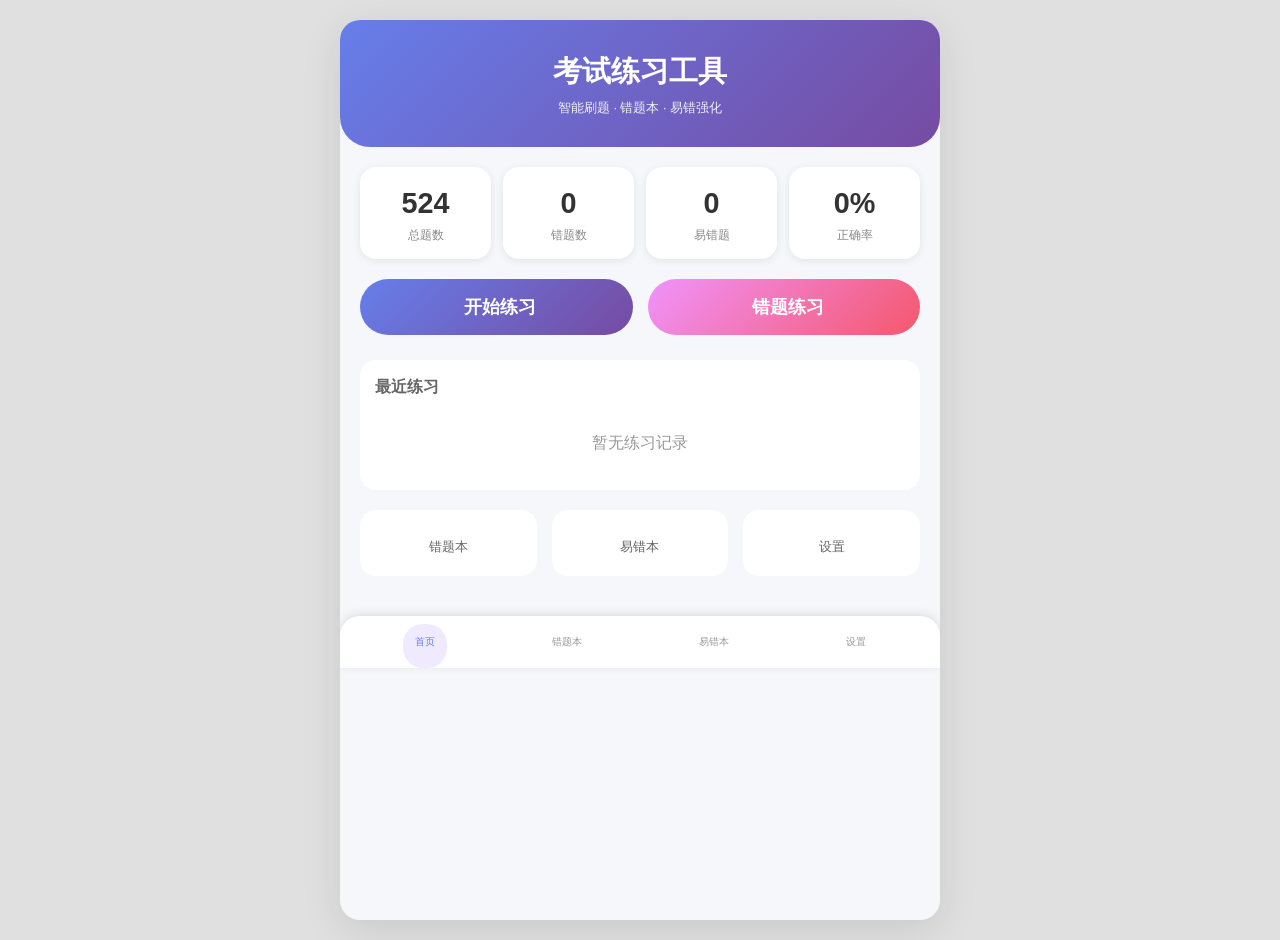
<file: index.html>
<!DOCTYPE html>
<html lang="zh-CN">
<head>
    <meta charset="UTF-8">
    <meta name="viewport" content="width=device-width, initial-scale=1.0, maximum-scale=1.0, minimum-scale=1.0, viewport-fit=cover, user-scalable=no, touch-action="manipulation">
    <meta name="theme-color" content="#ffffff">
    <meta name="apple-mobile-web-app-capable" content="yes">
    <meta name="apple-mobile-web-app-status-bar-style" content="black-translucent">
    <title>考试练习工具</title>
    <link rel="stylesheet" href="style.css?v=2026">
    <script src="https://cdn.sheetjs.com/xlsx-0.20.2/package/dist/xlsx.full.min.js"></script>
</head>
<body>
    <div class="app-container">
        <!-- 主页面：首页 -->
        <div id="homePage" class="page active">
            <div class="header">
                <h1><i class="fas fa-graduation-cap"></i> 考试练习工具</h1>
                <p>智能刷题 · 错题本 · 易错强化</p>
            </div>

            <div class="stats-cards">
                <div class="stat-card">
                    <i class="fas fa-database"></i>
                    <div class="stat-value" id="totalQuestions">0</div>
                    <div class="stat-label">总题数</div>
                </div>
                <div class="stat-card">
                    <i class="fas fa-times-circle"></i>
                    <div class="stat-value" id="wrongCount">0</div>
                    <div class="stat-label">错题数</div>
                </div>
                <div class="stat-card">
                    <i class="fas fa-star"></i>
                    <div class="stat-value" id="difficultCount">0</div>
                    <div class="stat-label">易错题</div>
                </div>
                <div class="stat-card">
                    <i class="fas fa-chart-line"></i>
                    <div class="stat-value" id="accuracyRate">0%</div>
                    <div class="stat-label">正确率</div>
                </div>
            </div>

            <div class="action-buttons">
                <button id="startExamBtn" class="btn-primary btn-large">
                    <i class="fas fa-play"></i> 开始练习
                </button>
                <button id="practiceWrongBtn" class="btn-warning btn-large">
                    <i class="fas fa-book"></i> 错题练习
                </button>
            </div>

            <div class="recent-section">
                <h3><i class="fas fa-history"></i> 最近练习</h3>
                <div id="recentSessions" class="recent-list">
                    <p class="empty-text">暂无练习记录</p>
                </div>
            </div>

            <div class="feature-grid">
                <div class="feature-item" id="wrongQuestionsBtn">
                    <i class="fas fa-bookmark"></i>
                    <span>错题本</span>
                </div>
                <div class="feature-item" id="difficultBtn">
                    <i class="fas fa-exclamation-triangle"></i>
                    <span>易错本</span>
                </div>
                <div class="feature-item" id="settingsBtn">
                    <i class="fas fa-cog"></i>
                    <span>设置</span>
                </div>
            </div>
        </div>

        <!-- 练习页面 -->
        <div id="examPage" class="page">
            <div class="exam-header">
                <div class="exam-info">
                    <span id="questionType" class="question-type">单选题</span>
                    <span id="questionDifficulty" class="question-difficulty">简单</span>
                </div>
                <div class="exam-timer">
                    <i class="fas fa-hourglass-half"></i>
                    <span id="timerLabel">剩余时间:</span>
                    <span id="timer">00:00</span>
                </div>
            </div>

            <div class="progress-container">
                <div class="progress-bar" id="progressBar"></div>
                <div class="progress-text">
                    <span id="currentQuestionNum">1</span> / <span id="totalQuestionsNum">0</span>
                </div>
            </div>

            <div class="question-container">
                <div class="question-text" id="questionText">
                    加载中...
                </div>
                <div class="options-container" id="optionsContainer">
                    <!-- 选项动态生成 -->
                </div>
            </div>

            <!-- 即时反馈区域 -->
            <div id="feedbackBox" class="feedback-box" style="display: none;">
                <div class="feedback-result" id="resultIcon"></div>
                <div class="feedback-title" id="resultTitle"></div>
                <div class="feedback-message" id="resultMessage"></div>
                <div class="feedback-explanation">
                    <strong><i class="fas fa-lightbulb"></i> 解析：</strong>
                    <span id="feedbackExplanation"></span>
                </div>
            </div>

            <div class="exam-actions">
                <button id="prevQuestion" class="btn-secondary" disabled>
                    <i class="fas fa-chevron-left"></i> 上一题
                </button>
                <button id="confirmMultipleBtn" class="btn-info" style="display: none;">
                    <i class="fas fa-check-double"></i> 确认答案
                </button>
                <button id="continueBtn" class="btn-primary" style="display: none;">
                    继续 <i class="fas fa-chevron-right"></i>
                </button>
                <button id="nextQuestion" class="btn-primary" disabled>
                    下一题 <i class="fas fa-chevron-right"></i>
                </button>
            </div>

            <div class="question-tools">
                <button id="showExplanationBtn" class="btn-outline">
                    <i class="fas fa-info-circle"></i> 查看解析
                </button>
                <button id="markQuestionBtn" class="btn-outline">
                    <i class="far fa-bookmark"></i> 标记
                </button>
            </div>

            <div id="explanationBox" class="explanation-box" style="display: none;">
                <div class="explanation-title">
                    <i class="fas fa-lightbulb"></i> 题目解析
                </div>
                <div id="explanationText" class="explanation-text"></div>
            </div>
        </div>

        <!-- 错题本页面 -->
        <div id="wrongPage" class="page">
            <div class="page-header">
                <button id="backFromWrong" class="btn-icon">
                    <i class="fas fa-arrow-left"></i>
                </button>
                <h2><i class="fas fa-bookmark"></i> 错题本</h2>
                <div></div>
            </div>

            <div class="filter-bar">
                <select id="wrongCategoryFilter" class="filter-select">
                    <option value="">全部分类</option>
                </select>
                <button id="clearWrongBtn" class="btn-danger-small">
                    <i class="fas fa-trash"></i> 清空
                </button>
                <button id="exportWrongBtn" class="btn-success-small">
                    <i class="fas fa-download"></i> 导出
                </button>
            </div>

            <div class="wrong-stats">
                <span>共 <strong id="wrongCount">0</strong> 道错题</span>
            </div>

            <div id="wrongList" class="wrong-list">
                <!-- 错题列表动态生成 -->
            </div>
        </div>

        <!-- 易错本页面 -->
        <div id="difficultPage" class="page">
            <div class="page-header">
                <button id="backFromDifficult" class="btn-icon">
                    <i class="fas fa-arrow-left"></i>
                </button>
                <h2><i class="fas fa-exclamation-triangle"></i> 易错本</h2>
                <div></div>
            </div>

            <div class="filter-bar">
                <select id="difficultCategoryFilter" class="filter-select">
                    <option value="">全部分类</option>
                </select>
                <button id="clearDifficultBtn" class="btn-danger-small">
                    <i class="fas fa-trash"></i> 清空
                </button>
            </div>

            <div class="wrong-stats">
                <span>共 <strong id="difficultCount">0</strong> 道易错题（错3次以上）</span>
            </div>

            <div id="difficultList" class="wrong-list">
                <!-- 易错题列表动态生成 -->
            </div>
        </div>

        <!-- 设置页面 -->
        <div id="settingsPage" class="page">
            <div class="page-header">
                <button id="backFromSettings" class="btn-icon">
                    <i class="fas fa-arrow-left"></i>
                </button>
                <h2><i class="fas fa-cog"></i> 设置</h2>
                <div></div>
            </div>

            <div class="settings-section">
                <h3><i class="fas fa-clock"></i> 练习设置</h3>
                <div class="setting-item">
                    <label>每题时长（秒）</label>
                    <select id="timePerQuestion">
                        <option value="60">60秒</option>
                        <option value="90">90秒</option>
                        <option value="120" selected>120秒</option>
                        <option value="180">180秒</option>
                        <option value="300">300秒</option>
                    </select>
                </div>
                <div class="setting-item">
                    <label>每次练习数量</label>
                    <select id="questionsPerSession">
                        <option value="10">10题</option>
                        <option value="20" selected>20题</option>
                        <option value="30">30题</option>
                        <option value="50">50题</option>
                        <option value="100">100题</option>
                    </select>
                </div>
                <div class="setting-item">
                    <label>自动下一题</label>
                    <input type="checkbox" id="autoNextToggle" class="toggle-switch">
                </div>
            </div>

            <div class="settings-section">
                <h3><i class="fas fa-palette"></i> 外观设置</h3>
                <div class="setting-item">
                    <label>深色模式</label>
                    <input type="checkbox" id="darkModeToggle" class="toggle-switch">
                </div>
            </div>

            <div class="settings-section">
                <h3><i class="fas fa-mobile-alt"></i> 交互设置</h3>
                <div class="setting-item">
                    <label>振动反馈</label>
                    <input type="checkbox" id="vibrationToggle" class="toggle-switch">
                </div>
            </div>

            <div class="settings-section">
                <h3><i class="fas fa-database"></i> 数据管理</h3>
                <div class="setting-item">
                    <button id="importExcelBtn" class="btn-outline full-width">
                        <i class="fas fa-file-excel"></i> 导入Excel题库
                    </button>
                    <input type="file" id="excelFile" accept=".xlsx, .xls" style="display: none;">
                </div>
                <div class="setting-item">
                    <button id="exportBtn" class="btn-outline full-width">
                        <i class="fas fa-archive"></i> 备份所有数据
                    </button>
                </div>
            </div>

            <div class="settings-section">
                <h3><i class="fas fa-info-circle"></i> 关于</h3>
                <div class="about-text">
                    <p><strong>考试练习工具 v2.0</strong></p>
                    <p>功能特性：</p>
                    <ul>
                        <li>✓ 即时答题反馈，对错一目了然</li>
                        <li>✓ 错题自动收集，针对性强化</li>
                        <li>✓ 易错题库识别（错3次以上）</li>
                        <li>✓ 支持Excel导入导出</li>
                        <li>✓ 支持单选/多选/判断题</li>
                        <li>✓ 移动端触摸优化</li>
                    </ul>
                </div>
            </div>
        </div>

        <!-- 底部导航栏 -->
        <div class="bottom-nav">
            <div class="nav-item active" data-page="homePage">
                <i class="fas fa-home"></i>
                <span>首页</span>
            </div>
            <div class="nav-item" data-page="wrongPage">
                <i class="fas fa-bookmark"></i>
                <span>错题本</span>
            </div>
            <div class="nav-item" data-page="difficultPage">
                <i class="fas fa-exclamation-triangle"></i>
                <span>易错本</span>
            </div>
            <div class="nav-item" data-page="settingsPage">
                <i class="fas fa-cog"></i>
                <span>设置</span>
            </div>
        </div>
    </div>

    <script src="app.js"></script>
</body>
</html>
</file>
<file: style.css>
* {
    margin: 0;
    padding: 0;
    box-sizing: border-box;
    -webkit-tap-highlight-color: transparent;
    touch-action: manipulation;
    user-select: none;
}

body {
    font-family: -apple-system, BlinkMacSystemFont, 'Segoe UI', Roboto, 'Helvetica Neue', Arial, sans-serif;
    background-color: #f5f7fb;
    color: #333;
    line-height: 1.5;
    overflow-x: hidden;
}

/* 容器 - 响应式居中 */
.app-container {
    width: 100%;
    max-width: 600px;
    margin: 0 auto;
    background-color: #f5f7fb;
    min-height: 100vh;
    position: relative;
    padding-bottom: 70px;
    box-shadow: 0 0 20px rgba(0,0,0,0.05);
}

/* 对于大屏幕（电脑），增加左右边距并居中 */
@media (min-width: 768px) {
    body {
        background-color: #e0e0e0;
    }
    .app-container {
        margin: 20px auto;
        border-radius: 20px;
        box-shadow: 0 10px 40px rgba(0,0,0,0.1);
        overflow: hidden;
    }
    .bottom-nav {
        border-radius: 20px 20px 0 0;
    }
}

/* 页面切换 */
.page {
    display: none;
    padding: 20px;
    animation: fadeIn 0.3s ease;
}

.page.active {
    display: block;
}

@keyframes fadeIn {
    from { opacity: 0; transform: translateY(10px); }
    to { opacity: 1; transform: translateY(0); }
}

/* 头部样式 */
.header {
    text-align: center;
    padding: 20px 0;
    background: linear-gradient(135deg, #667eea 0%, #764ba2 100%);
    margin: -20px -20px 20px -20px;
    padding: 30px 20px;
    color: white;
    border-radius: 0 0 30px 30px;
}

.header h1 {
    font-size: 1.5rem;
    margin-bottom: 5px;
}

@media (min-width: 768px) {
    .header {
        border-radius: 0 0 30px 30px;
    }
    .header h1 {
        font-size: 1.8rem;
    }
}

.header p {
    font-size: 0.8rem;
    opacity: 0.9;
}

/* 统计卡片 */
.stats-cards {
    display: grid;
    grid-template-columns: repeat(4, 1fr);
    gap: 12px;
    margin-bottom: 20px;
}

.stat-card {
    background: white;
    border-radius: 16px;
    padding: 12px 8px;
    text-align: center;
    box-shadow: 0 2px 8px rgba(0,0,0,0.08);
    transition: transform 0.2s;
}

.stat-card:active {
    transform: scale(0.98);
}

.stat-card i {
    font-size: 1.3rem;
    color: #667eea;
    margin-bottom: 5px;
}

.stat-value {
    font-size: 1.3rem;
    font-weight: bold;
    color: #333;
}

.stat-label {
    font-size: 0.65rem;
    color: #888;
}

@media (min-width: 768px) {
    .stat-card {
        padding: 15px 10px;
    }
    .stat-card i {
        font-size: 1.8rem;
    }
    .stat-value {
        font-size: 1.8rem;
    }
    .stat-label {
        font-size: 0.75rem;
    }
}

/* 按钮样式 */
.action-buttons {
    display: flex;
    gap: 15px;
    margin-bottom: 25px;
    flex-wrap: wrap;
}

.btn-primary, .btn-warning, .btn-secondary, .btn-outline, .btn-info {
    padding: 14px 20px;
    border: none;
    border-radius: 50px;
    font-size: 1rem;
    font-weight: 600;
    cursor: pointer;
    transition: all 0.2s ease;
    display: inline-flex;
    align-items: center;
    justify-content: center;
    gap: 8px;
}

.btn-primary {
    background: linear-gradient(135deg, #667eea 0%, #764ba2 100%);
    color: white;
    flex: 1;
}

.btn-primary:active {
    transform: scale(0.98);
}

.btn-primary:disabled {
    opacity: 0.5;
    transform: none;
}

.btn-warning {
    background: linear-gradient(135deg, #f093fb 0%, #f5576c 100%);
    color: white;
    flex: 1;
}

.btn-warning:active {
    transform: scale(0.98);
}

.btn-secondary {
    background-color: #e0e0e0;
    color: #666;
    flex: 1;
}

.btn-secondary:disabled {
    opacity: 0.5;
}

.btn-outline {
    background: transparent;
    border: 1px solid #ddd;
    color: #666;
}

.btn-outline:active {
    background: #f0f0f0;
}

.btn-info {
    background: #17a2b8;
    color: white;
}

.btn-large {
    padding: 16px 24px;
    font-size: 1.1rem;
}

.btn-icon {
    background: transparent;
    border: none;
    font-size: 1.3rem;
    cursor: pointer;
    padding: 8px;
    border-radius: 50%;
    width: 40px;
    height: 40px;
    display: flex;
    align-items: center;
    justify-content: center;
}

.btn-icon:active {
    background: rgba(0,0,0,0.05);
}

@media (min-width: 768px) {
    .btn-icon:hover {
        background: rgba(0,0,0,0.05);
    }
}

.btn-danger-small, .btn-success-small {
    padding: 8px 16px;
    border: none;
    border-radius: 20px;
    font-size: 0.8rem;
    cursor: pointer;
    display: inline-flex;
    align-items: center;
    gap: 5px;
}

.btn-danger-small {
    background: #fee;
    color: #f44336;
}

.btn-success-small {
    background: #e8f5e9;
    color: #4CAF50;
}

.full-width {
    width: 100%;
}

/* 最近练习区域 */
.recent-section {
    background: white;
    border-radius: 16px;
    padding: 15px;
    margin-bottom: 20px;
}

.recent-section h3 {
    font-size: 1rem;
    margin-bottom: 12px;
    color: #666;
}

.recent-list {
    max-height: 200px;
    overflow-y: auto;
}

.empty-text {
    text-align: center;
    color: #999;
    padding: 20px;
}

/* 功能网格 */
.feature-grid {
    display: grid;
    grid-template-columns: repeat(3, 1fr);
    gap: 15px;
}

.feature-item {
    background: white;
    border-radius: 16px;
    padding: 15px;
    text-align: center;
    cursor: pointer;
    transition: all 0.2s ease;
}

.feature-item:active {
    transform: scale(0.96);
    background: #f0f0f0;
}

@media (min-width: 768px) {
    .feature-item:hover {
        transform: scale(1.02);
        box-shadow: 0 4px 12px rgba(0,0,0,0.1);
    }
}

.feature-item i {
    font-size: 1.5rem;
    color: #667eea;
    margin-bottom: 8px;
}

.feature-item span {
    font-size: 0.8rem;
    color: #666;
}

/* 练习页面样式 */
.exam-header {
    display: flex;
    justify-content: space-between;
    align-items: center;
    margin-bottom: 15px;
    flex-wrap: wrap;
    gap: 10px;
}

.question-type {
    background: #667eea;
    color: white;
    padding: 4px 12px;
    border-radius: 20px;
    font-size: 0.75rem;
}

.question-difficulty {
    background: #e0e0e0;
    color: #666;
    padding: 4px 12px;
    border-radius: 20px;
    font-size: 0.75rem;
    margin-left: 8px;
}

.exam-timer {
    background: #fff3e0;
    padding: 6px 12px;
    border-radius: 20px;
    color: #ff9800;
    font-size: 0.85rem;
    font-weight: 600;
}

/* 进度条 */
.progress-container {
    background: #e0e0e0;
    border-radius: 10px;
    height: 8px;
    margin-bottom: 20px;
    position: relative;
}

.progress-bar {
    background: linear-gradient(90deg, #667eea, #764ba2);
    border-radius: 10px;
    height: 100%;
    width: 0%;
    transition: width 0.3s ease;
}

.progress-text {
    text-align: right;
    font-size: 0.7rem;
    color: #999;
    margin-top: 5px;
}

/* 题目容器 */
.question-container {
    background: white;
    border-radius: 20px;
    padding: 20px;
    margin-bottom: 15px;
    box-shadow: 0 2px 8px rgba(0,0,0,0.05);
}

.question-text {
    font-size: 1rem;
    line-height: 1.6;
    margin-bottom: 20px;
    font-weight: 500;
    word-break: break-word;
}

@media (min-width: 768px) {
    .question-text {
        font-size: 1.1rem;
    }
}

/* 选项样式 */
.options-container {
    display: flex;
    flex-direction: column;
    gap: 12px;
}

.option-item {
    display: flex;
    align-items: center;
    padding: 12px 16px;
    background: #f8f9fa;
    border-radius: 12px;
    cursor: pointer;
    transition: all 0.2s ease;
    border: 1px solid transparent;
    position: relative;
    user-select: none;
}

.option-item:active {
    transform: scale(0.98);
    background: #e9ecef;
}

.option-item.selected {
    background: #e3f2fd;
    border-color: #2196F3;
}

.option-item.correct-option {
    background: #e8f5e9 !important;
    border-color: #4CAF50 !important;
    color: #2e7d32 !important;
    font-weight: bold !important;
}

.option-item.wrong-option {
    background: #ffebee;
    border-color: #f44336 !important;
    color: #c62828 !important;
    font-weight: bold;
}

.option-letter {
    width: 32px;
    height: 32px;
    background: #e0e0e0;
    border-radius: 50%;
    display: flex;
    align-items: center;
    justify-content: center;
    font-weight: bold;
    margin-right: 12px;
    flex-shrink: 0;
}

.option-text {
    flex: 1;
    font-size: 0.9rem;
    word-break: break-word;
}

.option-mark {
    margin-left: 8px;
    font-weight: bold;
    font-size: 1rem;
    line-height: 1;
}

.option-mark .fa-check {
    color: #4CAF50;
}

.option-mark .fa-times {
    color: #f44336;
}

/* 反馈区域 */
.feedback-box {
    background: white;
    border-radius: 16px;
    padding: 16px;
    margin-bottom: 15px;
    text-align: center;
    border-left: 4px solid #2196F3;
}

.feedback-result {
    margin-bottom: 8px;
}

.feedback-title {
    font-size: 1.1rem;
    font-weight: bold;
    margin-bottom: 8px;
}

.feedback-message {
    font-size: 0.85rem;
    color: #666;
    margin-bottom: 12px;
    word-break: break-word;
}

.feedback-explanation {
    text-align: left;
    font-size: 0.85rem;
    color: #666;
    padding-top: 10px;
    border-top: 1px solid #eee;
    word-break: break-word;
}

/* 操作按钮区域 */
.exam-actions {
    display: flex;
    gap: 12px;
    margin-bottom: 15px;
    flex-wrap: wrap;
}

.exam-actions button {
    flex: 1;
    min-width: 100px;
}

/* 工具按钮 */
.question-tools {
    display: flex;
    gap: 12px;
    margin-bottom: 15px;
    flex-wrap: wrap;
}

.question-tools button {
    flex: 1;
}

/* 解析区域 */
.explanation-box {
    background: #f0f7ff;
    border-radius: 12px;
    padding: 15px;
    margin-top: 10px;
}

.explanation-title {
    font-weight: bold;
    margin-bottom: 8px;
    color: #2196F3;
}

.explanation-text {
    font-size: 0.9rem;
    line-height: 1.5;
    color: #555;
    word-break: break-word;
}

/* 页面头部 */
.page-header {
    display: flex;
    align-items: center;
    justify-content: space-between;
    margin-bottom: 20px;
}

.page-header h2 {
    font-size: 1.2rem;
}

/* 筛选栏 */
.filter-bar {
    display: flex;
    gap: 10px;
    margin-bottom: 15px;
    flex-wrap: wrap;
}

.filter-select {
    flex: 1;
    min-width: 120px;
    padding: 10px 12px;
    border: 1px solid #ddd;
    border-radius: 10px;
    background: white;
    font-size: 0.9rem;
}

/* 错题统计 */
.wrong-stats {
    background: white;
    border-radius: 10px;
    padding: 10px 15px;
    margin-bottom: 15px;
    font-size: 0.85rem;
    color: #666;
}

/* 错题列表 */
.wrong-list {
    max-height: calc(100vh - 200px);
    overflow-y: auto;
    -webkit-overflow-scrolling: touch;
}

.wrong-item {
    background: white;
    border-radius: 12px;
    padding: 15px;
    margin-bottom: 10px;
    transition: all 0.2s ease;
    word-break: break-word;
}

.wrong-item:active {
    transform: scale(0.99);
}

.wrong-question {
    font-weight: 500;
    margin-bottom: 8px;
    font-size: 0.95rem;
}

.wrong-answer {
    font-size: 0.85rem;
    color: #f44336;
}

.correct-answer {
    font-size: 0.85rem;
    color: #4CAF50;
}

.wrong-explanation {
    font-size: 0.8rem;
    color: #666;
    margin-top: 8px;
    padding-top: 8px;
    border-top: 1px solid #eee;
    word-break: break-word;
}

/* 设置页面 */
.settings-section {
    background: white;
    border-radius: 16px;
    padding: 15px;
    margin-bottom: 20px;
}

.settings-section h3 {
    font-size: 1rem;
    margin-bottom: 15px;
    color: #667eea;
}

.setting-item {
    display: flex;
    justify-content: space-between;
    align-items: center;
    padding: 10px 0;
    border-bottom: 1px solid #eee;
    flex-wrap: wrap;
    gap: 10px;
}

.setting-item:last-child {
    border-bottom: none;
}

.setting-item label {
    font-size: 0.9rem;
    color: #555;
}

.setting-item select {
    padding: 6px 12px;
    border: 1px solid #ddd;
    border-radius: 8px;
    background: white;
}

/* 开关样式 */
.toggle-switch {
    width: 44px;
    height: 24px;
    appearance: none;
    background: #ccc;
    border-radius: 24px;
    position: relative;
    cursor: pointer;
    transition: all 0.2s;
}

.toggle-switch:checked {
    background: #667eea;
}

.toggle-switch::before {
    content: '';
    width: 20px;
    height: 20px;
    background: white;
    border-radius: 50%;
    position: absolute;
    top: 2px;
    left: 2px;
    transition: all 0.2s;
}

.toggle-switch:checked::before {
    left: 22px;
}

/* 关于文本 */
.about-text {
    font-size: 0.85rem;
    color: #666;
    line-height: 1.6;
}

.about-text ul {
    margin-top: 8px;
    padding-left: 20px;
}

.about-text li {
    margin: 5px 0;
}

/* 底部导航栏 */
.bottom-nav {
    position: fixed;
    bottom: 0;
    left: 0;
    right: 0;
    max-width: 600px;
    margin: 0 auto;
    background: white;
    display: flex;
    justify-content: space-around;
    padding: 8px 16px;
    box-shadow: 0 -2px 10px rgba(0,0,0,0.1);
    border-radius: 20px 20px 0 0;
    transition: transform 0.3s ease;
    z-index: 100;
    padding-bottom: env(safe-area-inset-bottom);
    pointer-events: auto;
}

@media (min-width: 768px) {
    .bottom-nav {
        position: sticky;
        bottom: 0;
        margin-top: 20px;
    }
}

.bottom-nav.hide {
    transform: translateY(100%);
}

.nav-item {
    display: flex;
    flex-direction: column;
    align-items: center;
    gap: 4px;
    cursor: pointer;
    padding: 6px 12px;
    border-radius: 20px;
    transition: all 0.2s;
    color: #999;
}

.nav-item i {
    font-size: 1.2rem;
}

.nav-item span {
    font-size: 0.65rem;
}

.nav-item.active {
    color: #667eea;
    background: #f0eaff;
}

.nav-item:active {
    transform: scale(0.95);
}

/* 深色模式 */
body.dark-mode {
    background-color: #121212;
    color: #e0e0e0;
}

body.dark-mode .app-container {
    background-color: #121212;
}

body.dark-mode .stat-card,
body.dark-mode .recent-section,
body.dark-mode .question-container,
body.dark-mode .feedback-box,
body.dark-mode .settings-section,
body.dark-mode .wrong-item,
body.dark-mode .feature-item,
body.dark-mode .wrong-stats {
    background-color: #1e1e1e;
    color: #e0e0e0;
}

body.dark-mode .stat-value,
body.dark-mode .question-text {
    color: #e0e0e0;
}

body.dark-mode .option-item {
    background-color: #2a2a2a;
    color: #e0e0e0;
}

body.dark-mode .option-item.selected {
    background-color: #1a3a5c;
}

body.dark-mode .option-letter {
    background-color: #444;
}

body.dark-mode .bottom-nav {
    background-color: #1e1e1e;
}

body.dark-mode .nav-item.active {
    background-color: #2a2a3a;
}

body.dark-mode .filter-select,
body.dark-mode .setting-item select {
    background-color: #2a2a2a;
    color: #e0e0e0;
    border-color: #444;
}

body.dark-mode .btn-outline {
    border-color: #444;
    color: #ccc;
}

body.dark-mode .explanation-box {
    background-color: #1a2a3a;
}

/* 移动端适配 - 小屏幕 */
@media (max-width: 480px) {
    .page {
        padding: 15px;
    }
    
    .stats-cards {
        gap: 8px;
    }
    
    .stat-card {
        padding: 8px 4px;
    }
    
    .stat-value {
        font-size: 1.1rem;
    }
    
    .stat-label {
        font-size: 0.6rem;
    }
    
    .action-buttons {
        flex-direction: column;
    }
    
    .exam-actions {
        flex-direction: column;
    }
    
    .exam-actions button {
        min-width: auto;
    }
    
    .question-tools {
        flex-direction: column;
    }
    
    .filter-bar {
        flex-direction: column;
    }
    
    .filter-select {
        width: 100%;
    }
    
    .setting-item {
        flex-direction: column;
        align-items: flex-start;
    }
    
    .feature-item i {
        font-size: 1.3rem;
    }
    
    .feature-item span {
        font-size: 0.7rem;
    }
    
    .bottom-nav {
        padding: 6px 12px;
    }
    
    .nav-item {
        padding: 4px 8px;
    }
    
    .nav-item i {
        font-size: 1rem;
    }
    
    .nav-item span {
        font-size: 0.6rem;
    }
}

/* 滚动条样式 */
::-webkit-scrollbar {
    width: 4px;
}

::-webkit-scrollbar-track {
    background: #f1f1f1;
}

::-webkit-scrollbar-thumb {
    background: #ccc;
    border-radius: 4px;
}

body.dark-mode ::-webkit-scrollbar-track {
    background: #2a2a2a;
}

body.dark-mode ::-webkit-scrollbar-thumb {
    background: #555;
}

/* 确保触摸区域足够大 */
button, 
.nav-item, 
.feature-item,
.option-item,
.btn-icon {
    min-height: 44px;
}

/* 防止内容溢出 */
img, iframe, pre, code {
    max-width: 100%;
}

/* 空状态样式 */
.empty-state {
    text-align: center;
    padding: 40px 20px;
}

.empty-state i {
    font-size: 3rem;
    margin-bottom: 10px;
}
</file>
